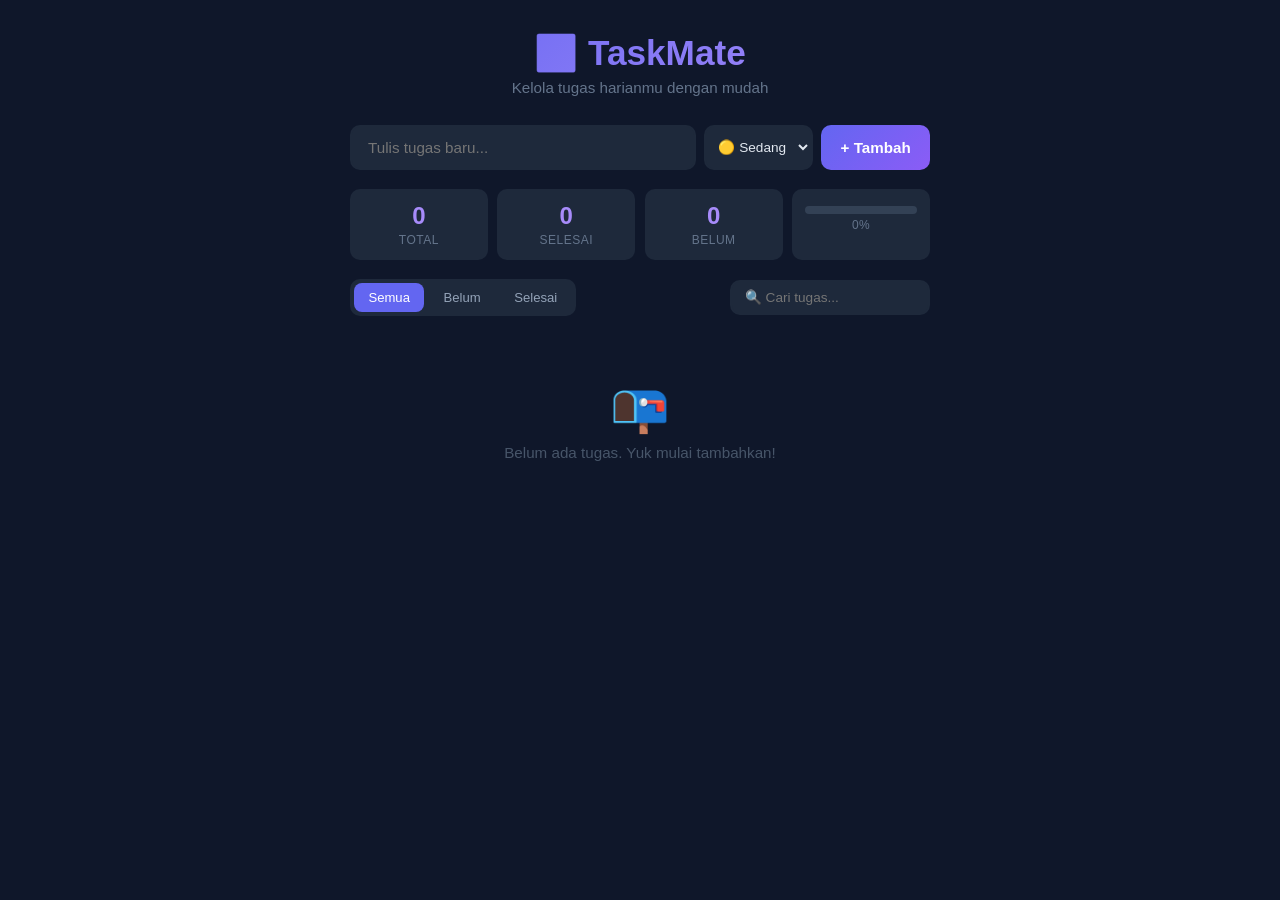
<file: index.html>
<!DOCTYPE html>
<html lang="id">
<head>
    <meta charset="UTF-8">
    <meta name="viewport" content="width=device-width, initial-scale=1.0">
    <title>TaskMate — To-Do List</title>
    <link rel="stylesheet" href="style.css">
</head>
<body>

    <div class="app-container">
        <!-- Header -->
        <header class="app-header">
            <h1>✅ TaskMate</h1>
            <p class="app-tagline">Kelola tugas harianmu dengan mudah</p>
        </header>

        <!-- Input Tambah Tugas -->
        <form id="form-tambah" class="form-tambah">
            <input 
                type="text" 
                id="input-tugas" 
                placeholder="Tulis tugas baru..." 
                autocomplete="off"
                required
            >
            <select id="input-prioritas">
                <option value="rendah">🟢 Rendah</option>
                <option value="sedang" selected>🟡 Sedang</option>
                <option value="tinggi">🔴 Tinggi</option>
            </select>
            <button type="submit" id="btn-tambah">+ Tambah</button>
        </form>

        <!-- Statistik -->
        <div class="statistik">
            <div class="stat-item">
                <span class="stat-angka" id="stat-total">0</span>
                <span class="stat-label">Total</span>
            </div>
            <div class="stat-item">
                <span class="stat-angka" id="stat-selesai">0</span>
                <span class="stat-label">Selesai</span>
            </div>
            <div class="stat-item">
                <span class="stat-angka" id="stat-belum">0</span>
                <span class="stat-label">Belum</span>
            </div>
            <div class="stat-item">
                <div class="progress-bar">
                    <div class="progress-fill" id="progress-fill"></div>
                </div>
                <span class="stat-label" id="progress-label">0%</span>
            </div>
        </div>

        <!-- Filter & Pencarian -->
        <div class="toolbar">
            <div class="filter-group">
                <button class="filter-btn active" data-filter="semua">Semua</button>
                <button class="filter-btn" data-filter="belum">Belum</button>
                <button class="filter-btn" data-filter="selesai">Selesai</button>
            </div>
            <input 
                type="text" 
                id="input-cari" 
                placeholder="🔍 Cari tugas..." 
                class="input-cari"
            >
        </div>

        <!-- Daftar Tugas -->
        <ul id="daftar-tugas" class="daftar-tugas">
            <!-- Item tugas akan di-generate oleh JavaScript -->
        </ul>

        <!-- Pesan Kosong -->
        <div id="pesan-kosong" class="pesan-kosong">
            <span class="pesan-icon">📭</span>
            <p>Belum ada tugas. Yuk mulai tambahkan!</p>
        </div>

        <!-- Tombol Hapus Semua -->
        <div class="footer-actions">
            <button id="btn-hapus-selesai" class="btn-hapus-selesai" style="display:none;">
                🗑️ Hapus Tugas Selesai
            </button>
        </div>
    </div>

    <!-- Modal Edit -->
    <div id="modal-edit" class="modal-overlay">
        <div class="modal-content">
            <h3>✏️ Edit Tugas</h3>
            <input type="text" id="edit-input" class="edit-input" placeholder="Nama tugas...">
            <select id="edit-prioritas" class="edit-prioritas">
                <option value="rendah">🟢 Rendah</option>
                <option value="sedang">🟡 Sedang</option>
                <option value="tinggi">🔴 Tinggi</option>
            </select>
            <div class="modal-actions">
                <button id="btn-simpan-edit" class="btn-simpan">💾 Simpan</button>
                <button id="btn-batal-edit" class="btn-batal">Batal</button>
            </div>
        </div>
    </div>

    <script src="script.js"></script>
</body>
</html>
</file>
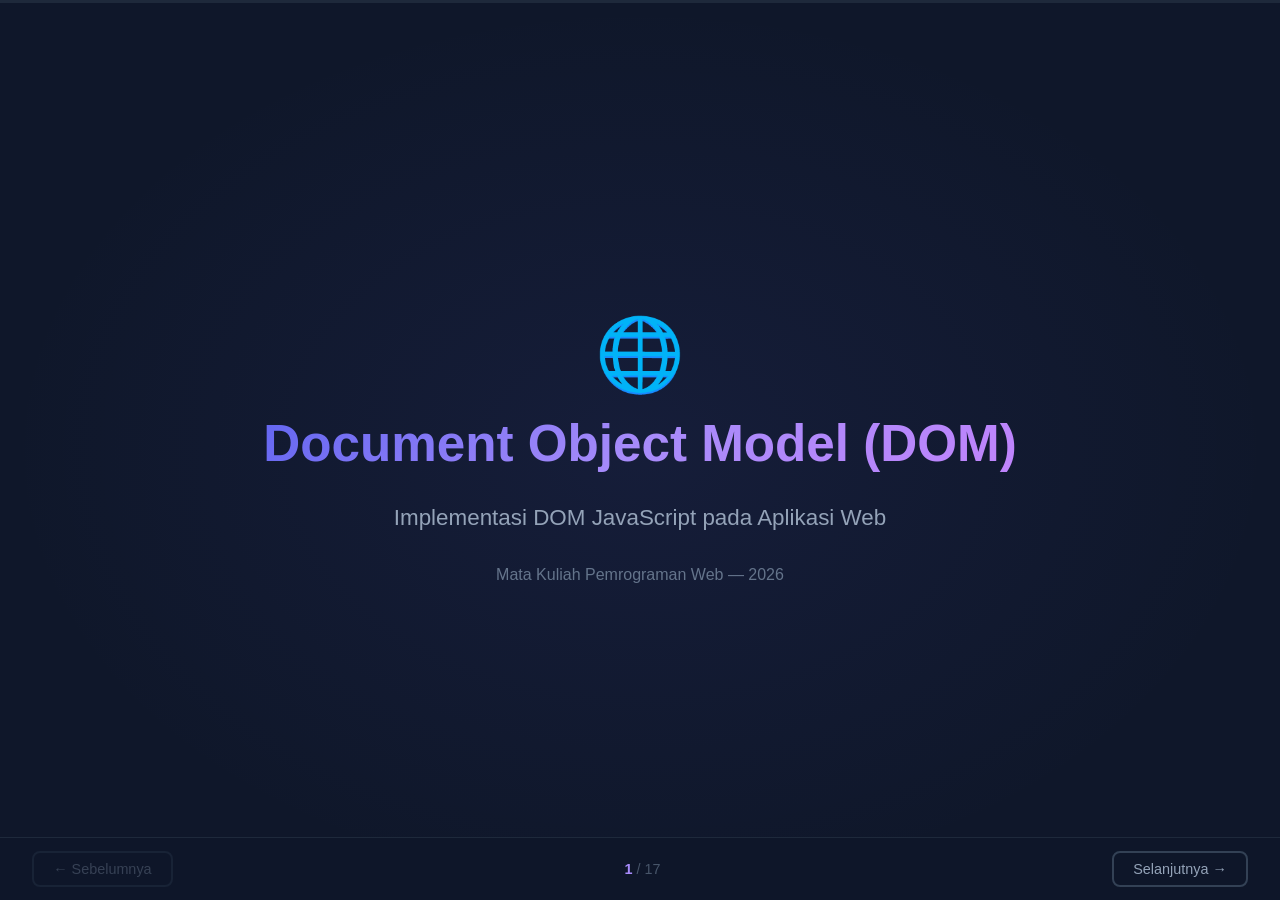
<file: presentasi.html>
<!DOCTYPE html>
<html lang="id">
<head>
    <meta charset="UTF-8">
    <meta name="viewport" content="width=device-width, initial-scale=1.0">
    <title>Presentasi — DOM JavaScript</title>
    <style>
        /* ========== BASE ========== */
        * { margin: 0; padding: 0; box-sizing: border-box; }

        body {
            font-family: 'Segoe UI', Tahoma, Geneva, Verdana, sans-serif;
            background: #0f172a;
            color: #e2e8f0;
            overflow: hidden;
            height: 100vh;
        }

        /* ========== SLIDE CONTAINER ========== */
        .slide-deck {
            width: 100vw;
            height: 100vh;
            position: relative;
        }

        .slide {
            position: absolute;
            inset: 0;
            display: none;
            flex-direction: column;
            justify-content: center;
            align-items: center;
            padding: 4rem 6rem;
            text-align: center;
            animation: fadeIn 0.45s ease;
        }

        .slide.active { display: flex; }

        @keyframes fadeIn {
            from { opacity: 0; transform: translateY(20px); }
            to { opacity: 1; transform: translateY(0); }
        }

        /* ========== TYPOGRAPHY ========== */
        .slide h1 {
            font-size: 3.2rem;
            background: linear-gradient(135deg, #6366f1, #a78bfa, #c084fc);
            -webkit-background-clip: text;
            -webkit-text-fill-color: transparent;
            background-clip: text;
            margin-bottom: 1rem;
            line-height: 1.2;
        }

        .slide h2 {
            font-size: 2.6rem;
            color: #a78bfa;
            margin-bottom: 1.5rem;
            line-height: 1.2;
        }

        .slide h3 {
            font-size: 1.6rem;
            color: #c4b5fd;
            margin-bottom: 1rem;
        }

        .slide p {
            font-size: 1.3rem;
            color: #94a3b8;
            max-width: 800px;
            line-height: 1.7;
        }

        .slide .subtitle {
            font-size: 1.4rem;
            color: #94a3b8;
            margin-top: 0.5rem;
        }

        .slide .small-text {
            font-size: 1rem;
            color: #64748b;
            margin-top: 1.5rem;
        }

        /* ========== CODE ========== */
        .code-box {
            background: #1e293b;
            border: 1px solid #334155;
            border-radius: 12px;
            padding: 1.5rem 2rem;
            text-align: left;
            font-family: 'Courier New', Consolas, monospace;
            font-size: 1.05rem;
            line-height: 1.8;
            color: #a5d6ff;
            margin: 1rem 0;
            max-width: 780px;
            width: 100%;
            overflow-x: auto;
        }

        .code-box .keyword { color: #c084fc; }
        .code-box .string { color: #86efac; }
        .code-box .method { color: #67e8f9; }
        .code-box .comment { color: #64748b; font-style: italic; }
        .code-box .func { color: #fbbf24; }
        .code-box .tag { color: #f87171; }

        /* ========== LISTS ========== */
        .slide ul, .slide ol {
            text-align: left;
            max-width: 750px;
            width: 100%;
        }

        .slide ul li, .slide ol li {
            font-size: 1.25rem;
            padding: 0.6rem 0;
            color: #cbd5e1;
            line-height: 1.6;
            list-style: none;
        }

        .slide ol li {
            counter-increment: item;
        }

        .bullet::before {
            content: '';
            display: inline-block;
            width: 10px;
            height: 10px;
            background: #6366f1;
            border-radius: 50%;
            margin-right: 0.8rem;
            vertical-align: middle;
        }

        /* ========== GRID / CARDS ========== */
        .card-grid {
            display: grid;
            grid-template-columns: repeat(3, 1fr);
            gap: 1.2rem;
            max-width: 850px;
            width: 100%;
            margin-top: 1rem;
        }

        .card-grid-2 {
            grid-template-columns: repeat(2, 1fr);
        }

        .card {
            background: #1e293b;
            border: 1px solid #334155;
            border-radius: 14px;
            padding: 1.5rem;
            text-align: center;
            transition: all 0.3s;
        }

        .card:hover {
            border-color: #6366f1;
            transform: translateY(-3px);
        }

        .card-icon {
            font-size: 2.2rem;
            margin-bottom: 0.5rem;
        }

        .card h4 {
            color: #c4b5fd;
            font-size: 1.1rem;
            margin-bottom: 0.4rem;
        }

        .card p {
            font-size: 0.9rem;
            color: #64748b;
            line-height: 1.4;
        }

        /* ========== DOM TREE ========== */
        .tree-visual {
            display: flex;
            flex-direction: column;
            align-items: center;
            gap: 0;
            margin: 1rem 0;
        }

        .tree-node {
            padding: 0.6rem 1.4rem;
            border-radius: 10px;
            font-family: 'Courier New', monospace;
            font-weight: 700;
            font-size: 1rem;
        }

        .tree-node.n-doc { background: #ef4444; color: white; }
        .tree-node.n-html { background: #6366f1; color: white; }
        .tree-node.n-el { background: #22d3ee; color: #0f172a; }
        .tree-node.n-text { background: #fbbf24; color: #0f172a; font-style: italic; }

        .tree-connector {
            width: 2px;
            height: 18px;
            background: #475569;
        }

        .tree-row {
            display: flex;
            gap: 3rem;
        }

        .tree-branch {
            display: flex;
            flex-direction: column;
            align-items: center;
            gap: 0;
        }

        /* ========== HIGHLIGHT BOX ========== */
        .highlight-box {
            background: rgba(99, 102, 241, 0.1);
            border: 1px solid rgba(99, 102, 241, 0.3);
            border-left: 4px solid #6366f1;
            border-radius: 10px;
            padding: 1.2rem 1.8rem;
            max-width: 750px;
            width: 100%;
            text-align: left;
            margin: 0.8rem 0;
        }

        .highlight-box p {
            font-size: 1.15rem;
            color: #cbd5e1;
        }

        /* ========== MAPPING TABLE ========== */
        .map-table {
            border-collapse: separate;
            border-spacing: 0;
            max-width: 800px;
            width: 100%;
            margin: 1rem 0;
            border-radius: 12px;
            overflow: hidden;
        }

        .map-table th {
            background: #6366f1;
            color: white;
            padding: 0.8rem 1.2rem;
            font-size: 1rem;
            text-align: left;
        }

        .map-table td {
            background: #1e293b;
            padding: 0.7rem 1.2rem;
            font-size: 0.95rem;
            border-bottom: 1px solid #334155;
            color: #cbd5e1;
        }

        .map-table tr:last-child td {
            border-bottom: none;
        }

        .map-table code {
            background: rgba(99, 102, 241, 0.15);
            padding: 0.15rem 0.45rem;
            border-radius: 4px;
            font-family: 'Courier New', monospace;
            font-size: 0.85rem;
            color: #a5d6ff;
        }

        /* ========== BADGE ========== */
        .dom-badge {
            display: inline-block;
            background: rgba(99, 102, 241, 0.15);
            border: 1px solid rgba(99, 102, 241, 0.3);
            color: #a78bfa;
            padding: 0.2rem 0.7rem;
            border-radius: 20px;
            font-size: 0.85rem;
            font-weight: 600;
            margin: 0.15rem;
        }

        /* ========== ARROW FLOW ========== */
        .flow {
            display: flex;
            align-items: center;
            gap: 1rem;
            margin: 1rem 0;
        }

        .flow-item {
            background: #1e293b;
            border: 1px solid #334155;
            border-radius: 10px;
            padding: 1rem 1.5rem;
            text-align: center;
        }

        .flow-item h4 { color: #a78bfa; font-size: 0.95rem; margin-bottom: 0.2rem; }
        .flow-item p { font-size: 0.8rem; color: #64748b; }

        .flow-arrow {
            font-size: 1.5rem;
            color: #6366f1;
        }

        /* ========== NAVIGATION ========== */
        .nav-bar {
            position: fixed;
            bottom: 0;
            left: 0;
            right: 0;
            display: flex;
            justify-content: space-between;
            align-items: center;
            padding: 0.8rem 2rem;
            background: rgba(15, 23, 42, 0.85);
            backdrop-filter: blur(10px);
            border-top: 1px solid #1e293b;
            z-index: 100;
        }

        .nav-btn {
            padding: 0.5rem 1.2rem;
            border: 2px solid #334155;
            border-radius: 8px;
            background: transparent;
            color: #94a3b8;
            font-size: 0.9rem;
            cursor: pointer;
            transition: all 0.25s;
        }

        .nav-btn:hover {
            border-color: #6366f1;
            color: white;
        }

        .nav-btn:disabled {
            opacity: 0.3;
            cursor: default;
        }

        .slide-counter {
            color: #475569;
            font-size: 0.9rem;
            font-weight: 500;
        }

        .slide-counter .current {
            color: #a78bfa;
            font-weight: 700;
        }

        /* ========== PROGRESS BAR ========== */
        .progress-track {
            position: fixed;
            top: 0;
            left: 0;
            right: 0;
            height: 3px;
            background: #1e293b;
            z-index: 100;
        }

        .progress-bar {
            height: 100%;
            background: linear-gradient(90deg, #6366f1, #a78bfa);
            transition: width 0.4s ease;
        }

        /* ========== TITLE SLIDE BG ========== */
        .slide-title-bg {
            background: radial-gradient(ellipse at center, rgba(99, 102, 241, 0.08) 0%, transparent 70%);
        }

        .slide-closing-bg {
            background: radial-gradient(ellipse at center, rgba(167, 139, 250, 0.1) 0%, transparent 70%);
        }

        /* ========== LOGO/EMOJI ========== */
        .big-emoji {
            font-size: 4.5rem;
            margin-bottom: 1rem;
        }

        /* ========== TWO COL ========== */
        .two-col {
            display: grid;
            grid-template-columns: 1fr 1fr;
            gap: 2rem;
            max-width: 850px;
            width: 100%;
            text-align: left;
        }

        .two-col .col h3 {
            margin-bottom: 0.8rem;
        }

        .two-col .col ul li {
            font-size: 1.05rem;
            padding: 0.35rem 0;
        }

        /* ========== NODE TYPE ========== */
        .node-label {
            display: inline-block;
            padding: 0.15rem 0.6rem;
            border-radius: 6px;
            font-size: 0.85rem;
            font-weight: 700;
            margin-right: 0.3rem;
        }
        .nl-doc { background: #ef4444; color: white; }
        .nl-el { background: #22d3ee; color: #0f172a; }
        .nl-text { background: #fbbf24; color: #0f172a; }
        .nl-attr { background: #a78bfa; color: white; }
    </style>
</head>
<body>

<div class="progress-track">
    <div class="progress-bar" id="progress-bar"></div>
</div>

<div class="slide-deck" id="slide-deck">

    <!-- ==================== SLIDE 1: JUDUL ==================== -->
    <div class="slide slide-title-bg active" id="slide-1">
        <div class="big-emoji">🌐</div>
        <h1>Document Object Model (DOM)</h1>
        <p class="subtitle">Implementasi DOM JavaScript pada Aplikasi Web</p>
        <p class="small-text">Mata Kuliah Pemrograman Web — 2026</p>
    </div>

    <!-- ==================== SLIDE 2: APA ITU DOM ==================== -->
    <div class="slide" id="slide-2">
        <h2>📖 Apa itu DOM?</h2>
        <div class="highlight-box">
            <p><strong>DOM (Document Object Model)</strong> adalah representasi terstruktur dari dokumen HTML 
            dalam bentuk <strong>pohon objek (tree)</strong> yang memungkinkan JavaScript 
            mengakses dan memanipulasi halaman web secara dinamis.</p>
        </div>
        <p style="margin-top:1.2rem;">DOM menjadi <strong style="color:#a78bfa;">jembatan</strong> antara HTML (struktur) dan JavaScript (logika), sehingga halaman web bisa berubah tanpa harus di-reload.</p>
    </div>

    <!-- ==================== SLIDE 3: DOM TREE ==================== -->
    <div class="slide" id="slide-3">
        <h2>🌳 Struktur DOM Tree</h2>
        <p style="margin-bottom:1.2rem;">Browser mengubah HTML menjadi struktur pohon (tree) yang bisa diakses JavaScript</p>
        <div class="tree-visual">
            <div class="tree-node n-doc">document</div>
            <div class="tree-connector"></div>
            <div class="tree-node n-html">&lt;html&gt;</div>
            <div class="tree-connector"></div>
            <div class="tree-row">
                <div class="tree-branch">
                    <div class="tree-node n-el">&lt;head&gt;</div>
                    <div class="tree-connector"></div>
                    <div class="tree-node n-el">&lt;title&gt;</div>
                    <div class="tree-connector"></div>
                    <div class="tree-node n-text">"TaskMate"</div>
                </div>
                <div class="tree-branch">
                    <div class="tree-node n-el">&lt;body&gt;</div>
                    <div class="tree-connector"></div>
                    <div class="tree-row" style="gap:1.5rem;">
                        <div class="tree-branch">
                            <div class="tree-node n-el">&lt;header&gt;</div>
                            <div class="tree-connector"></div>
                            <div class="tree-node n-text">"✅ TaskMate"</div>
                        </div>
                        <div class="tree-branch">
                            <div class="tree-node n-el">&lt;form&gt;</div>
                        </div>
                        <div class="tree-branch">
                            <div class="tree-node n-el">&lt;ul&gt;</div>
                        </div>
                    </div>
                </div>
            </div>
        </div>
    </div>

    <!-- ==================== SLIDE 4: JENIS NODE ==================== -->
    <div class="slide" id="slide-4">
        <h2>🔤 Jenis-Jenis Node</h2>
        <p style="margin-bottom: 1.2rem;">Setiap bagian dari DOM Tree disebut <strong>Node</strong></p>
        <div class="card-grid card-grid-2" style="max-width: 700px;">
            <div class="card">
                <div class="card-icon">📄</div>
                <h4>Document Node</h4>
                <p>Node paling atas (root) dari seluruh DOM Tree</p>
            </div>
            <div class="card">
                <div class="card-icon">🏷️</div>
                <h4>Element Node</h4>
                <p>Setiap tag HTML — &lt;div&gt;, &lt;p&gt;, &lt;ul&gt;, &lt;li&gt;</p>
            </div>
            <div class="card">
                <div class="card-icon">✏️</div>
                <h4>Text Node</h4>
                <p>Konten teks di dalam elemen HTML</p>
            </div>
            <div class="card">
                <div class="card-icon">⚙️</div>
                <h4>Attribute Node</h4>
                <p>Atribut pada elemen — id, class, src, href</p>
            </div>
        </div>
    </div>

    <!-- ==================== SLIDE 5: STUDI KASUS ==================== -->
    <div class="slide" id="slide-5">
        <div class="big-emoji">✅</div>
        <h2>Studi Kasus: TaskMate</h2>
        <p>Aplikasi <strong style="color:#a78bfa;">To-Do List</strong> sederhana yang menerapkan berbagai konsep DOM JavaScript</p>
        <div class="card-grid" style="margin-top:1.5rem;">
            <div class="card">
                <div class="card-icon">➕</div>
                <h4>Tambah Tugas</h4>
                <p>Membuat elemen baru secara dinamis</p>
            </div>
            <div class="card">
                <div class="card-icon">✏️</div>
                <h4>Edit & Hapus</h4>
                <p>Memanipulasi elemen yang sudah ada</p>
            </div>
            <div class="card">
                <div class="card-icon">✅</div>
                <h4>Tandai Selesai</h4>
                <p>Mengubah tampilan elemen</p>
            </div>
            <div class="card">
                <div class="card-icon">🔍</div>
                <h4>Cari & Filter</h4>
                <p>Menampilkan/menyembunyikan elemen</p>
            </div>
            <div class="card">
                <div class="card-icon">📊</div>
                <h4>Statistik</h4>
                <p>Update konten secara real-time</p>
            </div>
            <div class="card">
                <div class="card-icon">💾</div>
                <h4>Local Storage</h4>
                <p>Data tersimpan di browser</p>
            </div>
        </div>
    </div>

    <!-- ==================== SLIDE 6: SELEKSI ELEMEN ==================== -->
    <div class="slide" id="slide-6">
        <h2>🔍 1. Seleksi Elemen</h2>
        <p style="margin-bottom:1rem;">Langkah pertama dalam DOM — <strong>memilih elemen</strong> yang ingin dimanipulasi</p>
        <div class="code-box">
            <span class="comment">// Mengambil form berdasarkan ID</span><br>
            <span class="keyword">const</span> form = document.<span class="method">getElementById</span>(<span class="string">"form-tambah"</span>);<br><br>
            <span class="comment">// Mengambil semua tombol filter</span><br>
            <span class="keyword">const</span> buttons = document.<span class="method">querySelectorAll</span>(<span class="string">".filter-btn"</span>);<br><br>
            <span class="comment">// Mengambil satu elemen dengan CSS selector</span><br>
            <span class="keyword">const</span> input = document.<span class="method">querySelector</span>(<span class="string">"#input-tugas"</span>);
        </div>
        <table class="map-table" style="margin-top:0.5rem;">
            <tr>
                <th>Metode</th>
                <th>Hasil</th>
                <th>Contoh di TaskMate</th>
            </tr>
            <tr>
                <td><code>getElementById()</code></td>
                <td>1 elemen (by ID)</td>
                <td>Mengambil form, input, daftar</td>
            </tr>
            <tr>
                <td><code>querySelector()</code></td>
                <td>1 elemen pertama</td>
                <td>Mengambil item tugas tertentu</td>
            </tr>
            <tr>
                <td><code>querySelectorAll()</code></td>
                <td>Semua elemen (NodeList)</td>
                <td>Mengambil semua tombol filter</td>
            </tr>
        </table>
    </div>

    <!-- ==================== SLIDE 7: MANIPULASI KONTEN ==================== -->
    <div class="slide" id="slide-7">
        <h2>✏️ 2. Manipulasi Konten</h2>
        <p style="margin-bottom:1rem;">Mengubah isi teks dan atribut elemen HTML</p>
        <div class="two-col">
            <div class="col">
                <h3 style="color:#22d3ee;">textContent</h3>
                <div class="code-box" style="font-size:0.9rem;">
                    <span class="comment">// Update angka statistik</span><br>
                    statTotal.<span class="method">textContent</span> = total;<br><br>
                    <span class="comment">// Update label progress</span><br>
                    label.<span class="method">textContent</span> = persen + <span class="string">"%"</span>;
                </div>
                <p style="font-size:0.95rem; color:#64748b;">Mengubah teks tanpa merender HTML</p>
            </div>
            <div class="col">
                <h3 style="color:#67e8f9;">innerHTML</h3>
                <div class="code-box" style="font-size:0.9rem;">
                    <span class="comment">// Reset daftar tugas</span><br>
                    container.<span class="method">innerHTML</span> = <span class="string">""</span>;<br><br>
                    <span class="comment">// Render ulang isi container</span><br>
                    container.<span class="method">innerHTML</span> = htmlBaru;
                </div>
                <p style="font-size:0.95rem; color:#64748b;">Menyisipkan konten HTML</p>
            </div>
        </div>
        <div class="highlight-box" style="margin-top:1rem;">
            <p style="font-size:1rem;">📌 <strong>.value</strong> digunakan untuk mengambil/mengubah nilai input: <code style="background:rgba(99,102,241,0.15);padding:0.15rem 0.4rem;border-radius:4px;color:#a5d6ff;">inputTugas.value</code></p>
        </div>
    </div>

    <!-- ==================== SLIDE 8: CREATEELEMENT ==================== -->
    <div class="slide" id="slide-8">
        <h2>➕ 3. Membuat & Menghapus Elemen</h2>
        <p style="margin-bottom:1rem;">Menambahkan elemen baru ke DOM dan menghapus yang tidak diperlukan</p>
        <div class="code-box">
            <span class="comment">// MEMBUAT elemen baru</span><br>
            <span class="keyword">const</span> li = document.<span class="method">createElement</span>(<span class="string">"li"</span>);<br>
            li.className = <span class="string">"tugas-item"</span>;<br><br>
            <span class="comment">// MENYUSUN child elements</span><br>
            <span class="keyword">const</span> checkbox = document.<span class="method">createElement</span>(<span class="string">"div"</span>);<br>
            li.<span class="method">appendChild</span>(checkbox);<br><br>
            <span class="comment">// MENAMBAHKAN ke daftar</span><br>
            container.<span class="method">appendChild</span>(li);<br><br>
            <span class="comment">// MENGHAPUS elemen</span><br>
            elemen.<span class="method">remove</span>();
        </div>
        <div class="flow" style="margin-top:0.8rem;">
            <div class="flow-item">
                <h4>createElement()</h4>
                <p>Buat elemen baru</p>
            </div>
            <div class="flow-arrow">→</div>
            <div class="flow-item">
                <h4>Isi konten</h4>
                <p>textContent, className</p>
            </div>
            <div class="flow-arrow">→</div>
            <div class="flow-item">
                <h4>appendChild()</h4>
                <p>Tambahkan ke parent</p>
            </div>
        </div>
    </div>

    <!-- ==================== SLIDE 9: MANIPULASI STYLE ==================== -->
    <div class="slide" id="slide-9">
        <h2>🎨 4. Manipulasi Style & Class</h2>
        <p style="margin-bottom:1rem;">Mengubah tampilan elemen secara dinamis melalui JavaScript</p>
        <div class="two-col">
            <div class="col">
                <h3 style="color:#22d3ee;">element.classList</h3>
                <div class="code-box" style="font-size:0.9rem;">
                    <span class="comment">// Tandai selesai</span><br>
                    li.classList.<span class="method">add</span>(<span class="string">"selesai"</span>);<br><br>
                    <span class="comment">// Toggle filter aktif</span><br>
                    btn.classList.<span class="method">remove</span>(<span class="string">"active"</span>);<br>
                    this.classList.<span class="method">add</span>(<span class="string">"active"</span>);<br><br>
                    <span class="comment">// Tampilkan modal</span><br>
                    modal.classList.<span class="method">add</span>(<span class="string">"tampil"</span>);
                </div>
            </div>
            <div class="col">
                <h3 style="color:#67e8f9;">element.style</h3>
                <div class="code-box" style="font-size:0.9rem;">
                    <span class="comment">// Ubah lebar progress bar</span><br>
                    fill.<span class="method">style</span>.width = persen + <span class="string">"%"</span>;<br><br>
                    <span class="comment">// Tampilkan/sembunyikan tombol</span><br>
                    btn.<span class="method">style</span>.display = <span class="string">"none"</span>;<br>
                    btn.<span class="method">style</span>.display = <span class="string">"inline-block"</span>;
                </div>
                <p style="font-size:0.85rem; color:#64748b; margin-top:0.8rem;">⚠️ Gunakan <strong>camelCase</strong>:<br>background-color → backgroundColor</p>
            </div>
        </div>
    </div>

    <!-- ==================== SLIDE 10: EVENT HANDLING ==================== -->
    <div class="slide" id="slide-10">
        <h2>⚡ 5. Event Handling</h2>
        <p style="margin-bottom:1rem;">Menangani interaksi pengguna menggunakan <strong>addEventListener()</strong></p>
        <div class="code-box">
            <span class="comment">// Event: submit form (tambah tugas)</span><br>
            form.<span class="method">addEventListener</span>(<span class="string">"submit"</span>, <span class="keyword">function</span>(e) {<br>
            &nbsp;&nbsp;e.<span class="method">preventDefault</span>();&nbsp;&nbsp;<span class="comment">// Cegah reload halaman</span><br>
            &nbsp;&nbsp;<span class="func">tambahTugas</span>();<br>
            });<br><br>
            <span class="comment">// Event: klik checkbox (tandai selesai)</span><br>
            checkbox.<span class="method">addEventListener</span>(<span class="string">"click"</span>, <span class="keyword">function</span>() {<br>
            &nbsp;&nbsp;<span class="func">toggleSelesai</span>(tugas.id);<br>
            });<br><br>
            <span class="comment">// Event: input pencarian (real-time)</span><br>
            inputCari.<span class="method">addEventListener</span>(<span class="string">"input"</span>, <span class="keyword">function</span>() {<br>
            &nbsp;&nbsp;<span class="func">renderTugas</span>();<br>
            });
        </div>
    </div>

    <!-- ==================== SLIDE 11: EVENT TYPES ==================== -->
    <div class="slide" id="slide-11">
        <h2>⚡ Jenis Event di TaskMate</h2>
        <table class="map-table">
            <tr>
                <th>Event</th>
                <th>Kapan Terjadi</th>
                <th>Digunakan Untuk</th>
            </tr>
            <tr>
                <td><code>submit</code></td>
                <td>Form di-submit</td>
                <td>Menambahkan tugas baru</td>
            </tr>
            <tr>
                <td><code>click</code></td>
                <td>Elemen diklik</td>
                <td>Checkbox, tombol edit/hapus, filter</td>
            </tr>
            <tr>
                <td><code>input</code></td>
                <td>Nilai input berubah</td>
                <td>Pencarian tugas real-time</td>
            </tr>
            <tr>
                <td><code>keydown</code></td>
                <td>Tombol keyboard ditekan</td>
                <td>Tekan Escape → tutup modal</td>
            </tr>
        </table>
        <div class="highlight-box" style="margin-top:1rem;">
            <p style="font-size:1rem;">📌 <strong>preventDefault()</strong> mencegah aksi default browser. Contoh: mencegah form melakukan reload halaman saat di-submit.</p>
        </div>
    </div>

    <!-- ==================== SLIDE 12: DOM TRAVERSAL ==================== -->
    <div class="slide" id="slide-12">
        <h2>🌳 6. DOM Traversal</h2>
        <p style="margin-bottom:1rem;">Bernavigasi antar elemen di DOM Tree</p>
        <div class="code-box">
            <span class="comment">// Naik ke parent — saat klik tombol hapus</span><br>
            <span class="keyword">const</span> li = button.<span class="method">parentElement</span>;&nbsp;&nbsp;<span class="comment">// tombol → &lt;li&gt;</span><br><br>
            <span class="comment">// Turun ke children — hitung jumlah tugas</span><br>
            <span class="keyword">const</span> count = daftar.<span class="method">children</span>.length;<br><br>
            <span class="comment">// Mengambil anak terakhir</span><br>
            <span class="keyword">const</span> last = container.<span class="method">lastElementChild</span>;
        </div>
        <div class="card-grid" style="margin-top:1rem; max-width:700px;">
            <div class="card">
                <div class="card-icon">⬆️</div>
                <h4>parentElement</h4>
                <p>Naik ke elemen induk</p>
            </div>
            <div class="card">
                <div class="card-icon">⬇️</div>
                <h4>children</h4>
                <p>Semua elemen anak</p>
            </div>
            <div class="card">
                <div class="card-icon">↔️</div>
                <h4>Sibling</h4>
                <p>nextElementSibling / previousElementSibling</p>
            </div>
        </div>
    </div>

    <!-- ==================== SLIDE 13: ATRIBUT DATA ==================== -->
    <div class="slide" id="slide-13">
        <h2>🏷️ 7. setAttribute & getAttribute</h2>
        <p style="margin-bottom:1rem;">Mengatur dan membaca atribut HTML dari JavaScript</p>
        <div class="code-box">
            <span class="comment">// Menyimpan ID tugas sebagai atribut data</span><br>
            li.<span class="method">setAttribute</span>(<span class="string">"data-id"</span>, tugas.id);<br><br>
            <span class="comment">// Membaca atribut data-filter dari tombol</span><br>
            <span class="keyword">const</span> filter = this.<span class="method">getAttribute</span>(<span class="string">"data-filter"</span>);<br><br>
            <span class="comment">// Mengambil elemen berdasarkan atribut</span><br>
            <span class="keyword">const</span> item = document.<span class="method">querySelector</span>(<br>
            &nbsp;&nbsp;<span class="string">'.tugas-item[data-id="5"]'</span><br>
            );
        </div>
        <div class="highlight-box" style="margin-top:0.8rem;">
            <p style="font-size:1rem;">📌 <strong>data-*</strong> attributes memungkinkan kita menyimpan data kustom pada elemen HTML yang bisa diakses JavaScript.</p>
        </div>
    </div>

    <!-- ==================== SLIDE 14: RINGKASAN MAPPING ==================== -->
    <div class="slide" id="slide-14">
        <h2>🗺️ Peta Konsep DOM di TaskMate</h2>
        <table class="map-table">
            <tr>
                <th>Fitur Aplikasi</th>
                <th>Konsep DOM yang Digunakan</th>
            </tr>
            <tr>
                <td>Tambah tugas</td>
                <td><code>createElement</code> <code>appendChild</code> <code>preventDefault</code></td>
            </tr>
            <tr>
                <td>Hapus tugas</td>
                <td><code>remove()</code> <code>querySelector</code> <code>classList.add</code></td>
            </tr>
            <tr>
                <td>Edit tugas</td>
                <td><code>getElementById</code> <code>.value</code> <code>classList</code></td>
            </tr>
            <tr>
                <td>Tandai selesai</td>
                <td><code>classList.add/remove</code> <code>textContent</code></td>
            </tr>
            <tr>
                <td>Filter & cari</td>
                <td><code>querySelectorAll</code> <code>getAttribute</code> <code>innerHTML</code></td>
            </tr>
            <tr>
                <td>Update statistik</td>
                <td><code>getElementById</code> <code>textContent</code> <code>style.width</code></td>
            </tr>
            <tr>
                <td>Modal edit</td>
                <td><code>classList.add/remove</code> <code>addEventListener("keydown")</code></td>
            </tr>
        </table>
    </div>

    <!-- ==================== SLIDE 15: KESIMPULAN ==================== -->
    <div class="slide" id="slide-15">
        <h2>📝 Kesimpulan</h2>
        <ul style="margin-top:0.5rem;">
            <li class="bullet"><strong style="color:#a78bfa;">DOM</strong> adalah representasi HTML dalam bentuk objek yang bisa diakses JavaScript</li>
            <li class="bullet"><strong style="color:#a78bfa;">Seleksi elemen</strong> — getElementById, querySelector, querySelectorAll</li>
            <li class="bullet"><strong style="color:#a78bfa;">Manipulasi konten</strong> — textContent, innerHTML, .value</li>
            <li class="bullet"><strong style="color:#a78bfa;">Manipulasi style</strong> — element.style, classList (add/remove/toggle)</li>
            <li class="bullet"><strong style="color:#a78bfa;">Buat & hapus elemen</strong> — createElement, appendChild, remove</li>
            <li class="bullet"><strong style="color:#a78bfa;">Event handling</strong> — addEventListener, preventDefault</li>
            <li class="bullet"><strong style="color:#a78bfa;">DOM traversal</strong> — parentElement, children, siblings</li>
            <li class="bullet"><strong style="color:#a78bfa;">Atribut</strong> — setAttribute, getAttribute, data-*</li>
        </ul>
    </div>

    <!-- ==================== SLIDE 16: DEMO ==================== -->
    <div class="slide slide-title-bg" id="slide-16">
        <div class="big-emoji">🚀</div>
        <h1>Live Demo</h1>
        <p class="subtitle">TaskMate — To-Do List Application</p>
        <p class="small-text">Buka file index.html pada folder ToDoList</p>
    </div>

    <!-- ==================== SLIDE 17: PENUTUP ==================== -->
    <div class="slide slide-closing-bg" id="slide-17">
        <div class="big-emoji">🙏</div>
        <h1>Terima Kasih</h1>
        <p class="subtitle">Ada pertanyaan?</p>
    </div>

</div>

<!-- NAVIGATION -->
<div class="nav-bar">
    <button class="nav-btn" id="btn-prev" onclick="prevSlide()">← Sebelumnya</button>
    <span class="slide-counter">
        <span class="current" id="current-slide">1</span> / <span id="total-slides">17</span>
    </span>
    <button class="nav-btn" id="btn-next" onclick="nextSlide()">Selanjutnya →</button>
</div>

<script>
    let currentSlide = 1;
    const totalSlides = document.querySelectorAll('.slide').length;

    document.getElementById('total-slides').textContent = totalSlides;

    function showSlide(n) {
        if (n < 1 || n > totalSlides) return;
        
        document.querySelectorAll('.slide').forEach(s => s.classList.remove('active'));
        document.getElementById('slide-' + n).classList.add('active');
        
        currentSlide = n;
        document.getElementById('current-slide').textContent = n;
        
        // Progress bar
        const progress = ((n - 1) / (totalSlides - 1)) * 100;
        document.getElementById('progress-bar').style.width = progress + '%';
        
        // Disable buttons
        document.getElementById('btn-prev').disabled = (n === 1);
        document.getElementById('btn-next').disabled = (n === totalSlides);
    }

    function nextSlide() { showSlide(currentSlide + 1); }
    function prevSlide() { showSlide(currentSlide - 1); }

    // Keyboard navigation
    document.addEventListener('keydown', function(e) {
        if (e.key === 'ArrowRight' || e.key === ' ') {
            e.preventDefault();
            nextSlide();
        } else if (e.key === 'ArrowLeft') {
            e.preventDefault();
            prevSlide();
        }
    });

    showSlide(1);
</script>

</body>
</html>
</file>
<file: style.css>
/* ===========================
   RESET & BASE
   =========================== */
* {
    margin: 0;
    padding: 0;
    box-sizing: border-box;
}

body {
    font-family: 'Segoe UI', Tahoma, Geneva, Verdana, sans-serif;
    background: #0f172a;
    min-height: 100vh;
    display: flex;
    justify-content: center;
    padding: 2rem 1rem;
    color: #e2e8f0;
}

/* ===========================
   APP CONTAINER
   =========================== */
.app-container {
    width: 100%;
    max-width: 580px;
}

/* ===========================
   HEADER
   =========================== */
.app-header {
    text-align: center;
    margin-bottom: 1.8rem;
}

.app-header h1 {
    font-size: 2.2rem;
    background: linear-gradient(135deg, #6366f1, #a78bfa);
    -webkit-background-clip: text;
    -webkit-text-fill-color: transparent;
    background-clip: text;
}

.app-tagline {
    color: #64748b;
    font-size: 0.95rem;
    margin-top: 0.3rem;
}

/* ===========================
   FORM TAMBAH
   =========================== */
.form-tambah {
    display: flex;
    gap: 0.5rem;
    margin-bottom: 1.2rem;
}

.form-tambah input[type="text"] {
    flex: 1;
    padding: 0.75rem 1rem;
    border: 2px solid #1e293b;
    border-radius: 10px;
    background: #1e293b;
    color: #e2e8f0;
    font-size: 0.95rem;
    transition: border-color 0.3s;
}

.form-tambah input[type="text"]:focus {
    outline: none;
    border-color: #6366f1;
}

.form-tambah select {
    padding: 0.75rem 0.5rem;
    border: 2px solid #1e293b;
    border-radius: 10px;
    background: #1e293b;
    color: #e2e8f0;
    font-size: 0.85rem;
    cursor: pointer;
    transition: border-color 0.3s;
}

.form-tambah select:focus {
    outline: none;
    border-color: #6366f1;
}

#btn-tambah {
    padding: 0.75rem 1.2rem;
    border: none;
    border-radius: 10px;
    background: linear-gradient(135deg, #6366f1, #8b5cf6);
    color: white;
    font-size: 0.95rem;
    font-weight: 600;
    cursor: pointer;
    transition: all 0.3s;
    white-space: nowrap;
}

#btn-tambah:hover {
    transform: translateY(-2px);
    box-shadow: 0 6px 20px rgba(99, 102, 241, 0.35);
}

#btn-tambah:active {
    transform: translateY(0);
}

/* ===========================
   STATISTIK
   =========================== */
.statistik {
    display: grid;
    grid-template-columns: repeat(4, 1fr);
    gap: 0.6rem;
    margin-bottom: 1.2rem;
}

.stat-item {
    background: #1e293b;
    border-radius: 10px;
    padding: 0.8rem;
    text-align: center;
    display: flex;
    flex-direction: column;
    align-items: center;
    gap: 0.2rem;
}

.stat-angka {
    font-size: 1.5rem;
    font-weight: 700;
    color: #a78bfa;
}

.stat-label {
    font-size: 0.75rem;
    color: #64748b;
    text-transform: uppercase;
    letter-spacing: 0.5px;
}

.progress-bar {
    width: 100%;
    height: 8px;
    background: #334155;
    border-radius: 10px;
    overflow: hidden;
    margin-top: 0.3rem;
}

.progress-fill {
    height: 100%;
    background: linear-gradient(90deg, #6366f1, #a78bfa);
    border-radius: 10px;
    width: 0%;
    transition: width 0.5s ease;
}

/* ===========================
   TOOLBAR (FILTER & CARI)
   =========================== */
.toolbar {
    display: flex;
    justify-content: space-between;
    align-items: center;
    gap: 0.8rem;
    margin-bottom: 1rem;
}

.filter-group {
    display: flex;
    gap: 0.3rem;
    background: #1e293b;
    border-radius: 10px;
    padding: 0.25rem;
}

.filter-btn {
    padding: 0.45rem 0.9rem;
    border: none;
    border-radius: 8px;
    background: transparent;
    color: #94a3b8;
    font-size: 0.82rem;
    font-weight: 500;
    cursor: pointer;
    transition: all 0.25s;
}

.filter-btn:hover {
    color: #e2e8f0;
}

.filter-btn.active {
    background: #6366f1;
    color: white;
}

.input-cari {
    flex: 1;
    max-width: 200px;
    padding: 0.5rem 0.8rem;
    border: 2px solid #1e293b;
    border-radius: 10px;
    background: #1e293b;
    color: #e2e8f0;
    font-size: 0.85rem;
    transition: border-color 0.3s;
}

.input-cari:focus {
    outline: none;
    border-color: #6366f1;
}

/* ===========================
   DAFTAR TUGAS
   =========================== */
.daftar-tugas {
    list-style: none;
    display: flex;
    flex-direction: column;
    gap: 0.5rem;
}

/* === ITEM TUGAS === */
.tugas-item {
    display: flex;
    align-items: center;
    gap: 0.8rem;
    padding: 0.9rem 1rem;
    background: #1e293b;
    border-radius: 12px;
    border-left: 4px solid #6366f1;
    transition: all 0.3s ease;
    animation: masuk 0.35s ease;
}

@keyframes masuk {
    from {
        opacity: 0;
        transform: translateY(-10px);
    }
    to {
        opacity: 1;
        transform: translateY(0);
    }
}

.tugas-item:hover {
    background: #263350;
}

/* Prioritas border */
.tugas-item.prioritas-rendah {
    border-left-color: #22c55e;
}

.tugas-item.prioritas-sedang {
    border-left-color: #eab308;
}

.tugas-item.prioritas-tinggi {
    border-left-color: #ef4444;
}

/* Checkbox */
.tugas-checkbox {
    width: 22px;
    height: 22px;
    border: 2px solid #475569;
    border-radius: 6px;
    cursor: pointer;
    display: flex;
    align-items: center;
    justify-content: center;
    flex-shrink: 0;
    transition: all 0.25s;
    font-size: 0.75rem;
    user-select: none;
}

.tugas-checkbox:hover {
    border-color: #6366f1;
}

.tugas-checkbox.checked {
    background: #6366f1;
    border-color: #6366f1;
}

/* Konten tugas */
.tugas-konten {
    flex: 1;
    display: flex;
    flex-direction: column;
    gap: 0.2rem;
    min-width: 0;
}

.tugas-nama {
    font-size: 0.95rem;
    font-weight: 500;
    color: #e2e8f0;
    transition: all 0.3s;
    word-wrap: break-word;
}

.tugas-meta {
    display: flex;
    align-items: center;
    gap: 0.5rem;
    font-size: 0.75rem;
    color: #64748b;
}

.tugas-prioritas-badge {
    padding: 0.1rem 0.5rem;
    border-radius: 20px;
    font-size: 0.7rem;
    font-weight: 600;
    text-transform: uppercase;
    letter-spacing: 0.3px;
}

.badge-rendah {
    background: rgba(34, 197, 94, 0.15);
    color: #22c55e;
}

.badge-sedang {
    background: rgba(234, 179, 8, 0.15);
    color: #eab308;
}

.badge-tinggi {
    background: rgba(239, 68, 68, 0.15);
    color: #ef4444;
}

/* Tugas selesai */
.tugas-item.selesai .tugas-nama {
    text-decoration: line-through;
    color: #475569;
}

.tugas-item.selesai {
    opacity: 0.6;
}

/* Aksi tombol */
.tugas-aksi {
    display: flex;
    gap: 0.3rem;
    opacity: 0;
    transition: opacity 0.25s;
}

.tugas-item:hover .tugas-aksi {
    opacity: 1;
}

.btn-aksi {
    width: 32px;
    height: 32px;
    border: none;
    border-radius: 8px;
    cursor: pointer;
    font-size: 0.85rem;
    display: flex;
    align-items: center;
    justify-content: center;
    transition: all 0.25s;
    background: transparent;
}

.btn-edit {
    color: #a78bfa;
}

.btn-edit:hover {
    background: rgba(167, 139, 250, 0.15);
}

.btn-hapus {
    color: #f87171;
}

.btn-hapus:hover {
    background: rgba(248, 113, 113, 0.15);
}

/* Animasi hapus */
.tugas-item.removing {
    animation: keluar 0.3s ease forwards;
}

@keyframes keluar {
    to {
        opacity: 0;
        transform: translateX(30px);
        height: 0;
        padding: 0;
        margin: 0;
        overflow: hidden;
    }
}

/* ===========================
   PESAN KOSONG
   =========================== */
.pesan-kosong {
    text-align: center;
    padding: 3rem 1rem;
    display: none;
}

.pesan-kosong.tampil {
    display: block;
}

.pesan-icon {
    font-size: 3rem;
    display: block;
    margin-bottom: 0.5rem;
}

.pesan-kosong p {
    color: #475569;
    font-size: 0.95rem;
}

/* ===========================
   FOOTER ACTIONS
   =========================== */
.footer-actions {
    margin-top: 1rem;
    text-align: center;
}

.btn-hapus-selesai {
    padding: 0.6rem 1.2rem;
    border: 2px solid #334155;
    border-radius: 10px;
    background: transparent;
    color: #94a3b8;
    font-size: 0.85rem;
    cursor: pointer;
    transition: all 0.3s;
}

.btn-hapus-selesai:hover {
    border-color: #ef4444;
    color: #f87171;
    background: rgba(239, 68, 68, 0.08);
}

/* ===========================
   MODAL EDIT
   =========================== */
.modal-overlay {
    position: fixed;
    inset: 0;
    background: rgba(0, 0, 0, 0.6);
    backdrop-filter: blur(4px);
    display: none;
    align-items: center;
    justify-content: center;
    z-index: 1000;
}

.modal-overlay.tampil {
    display: flex;
}

.modal-content {
    background: #1e293b;
    border-radius: 16px;
    padding: 1.5rem;
    width: 90%;
    max-width: 400px;
    display: flex;
    flex-direction: column;
    gap: 1rem;
    animation: modalMasuk 0.3s ease;
}

@keyframes modalMasuk {
    from {
        opacity: 0;
        transform: scale(0.9);
    }
    to {
        opacity: 1;
        transform: scale(1);
    }
}

.modal-content h3 {
    color: #a78bfa;
    font-size: 1.2rem;
}

.edit-input,
.edit-prioritas {
    padding: 0.75rem 1rem;
    border: 2px solid #334155;
    border-radius: 10px;
    background: #0f172a;
    color: #e2e8f0;
    font-size: 0.95rem;
    transition: border-color 0.3s;
}

.edit-input:focus,
.edit-prioritas:focus {
    outline: none;
    border-color: #6366f1;
}

.modal-actions {
    display: flex;
    gap: 0.5rem;
    justify-content: flex-end;
}

.btn-simpan {
    padding: 0.6rem 1.2rem;
    border: none;
    border-radius: 10px;
    background: linear-gradient(135deg, #6366f1, #8b5cf6);
    color: white;
    font-weight: 600;
    font-size: 0.9rem;
    cursor: pointer;
    transition: all 0.3s;
}

.btn-simpan:hover {
    transform: translateY(-1px);
    box-shadow: 0 4px 15px rgba(99, 102, 241, 0.3);
}

.btn-batal {
    padding: 0.6rem 1.2rem;
    border: 2px solid #334155;
    border-radius: 10px;
    background: transparent;
    color: #94a3b8;
    font-size: 0.9rem;
    cursor: pointer;
    transition: all 0.3s;
}

.btn-batal:hover {
    border-color: #64748b;
    color: #e2e8f0;
}

/* ===========================
   RESPONSIVE
   =========================== */
@media (max-width: 500px) {
    .form-tambah {
        flex-wrap: wrap;
    }

    .form-tambah input[type="text"] {
        width: 100%;
    }

    .form-tambah select {
        flex: 1;
    }

    #btn-tambah {
        flex: 1;
    }

    .toolbar {
        flex-direction: column;
        align-items: stretch;
    }

    .input-cari {
        max-width: 100%;
    }

    .statistik {
        grid-template-columns: repeat(2, 1fr);
    }

    .tugas-aksi {
        opacity: 1;
    }
}
</file>
